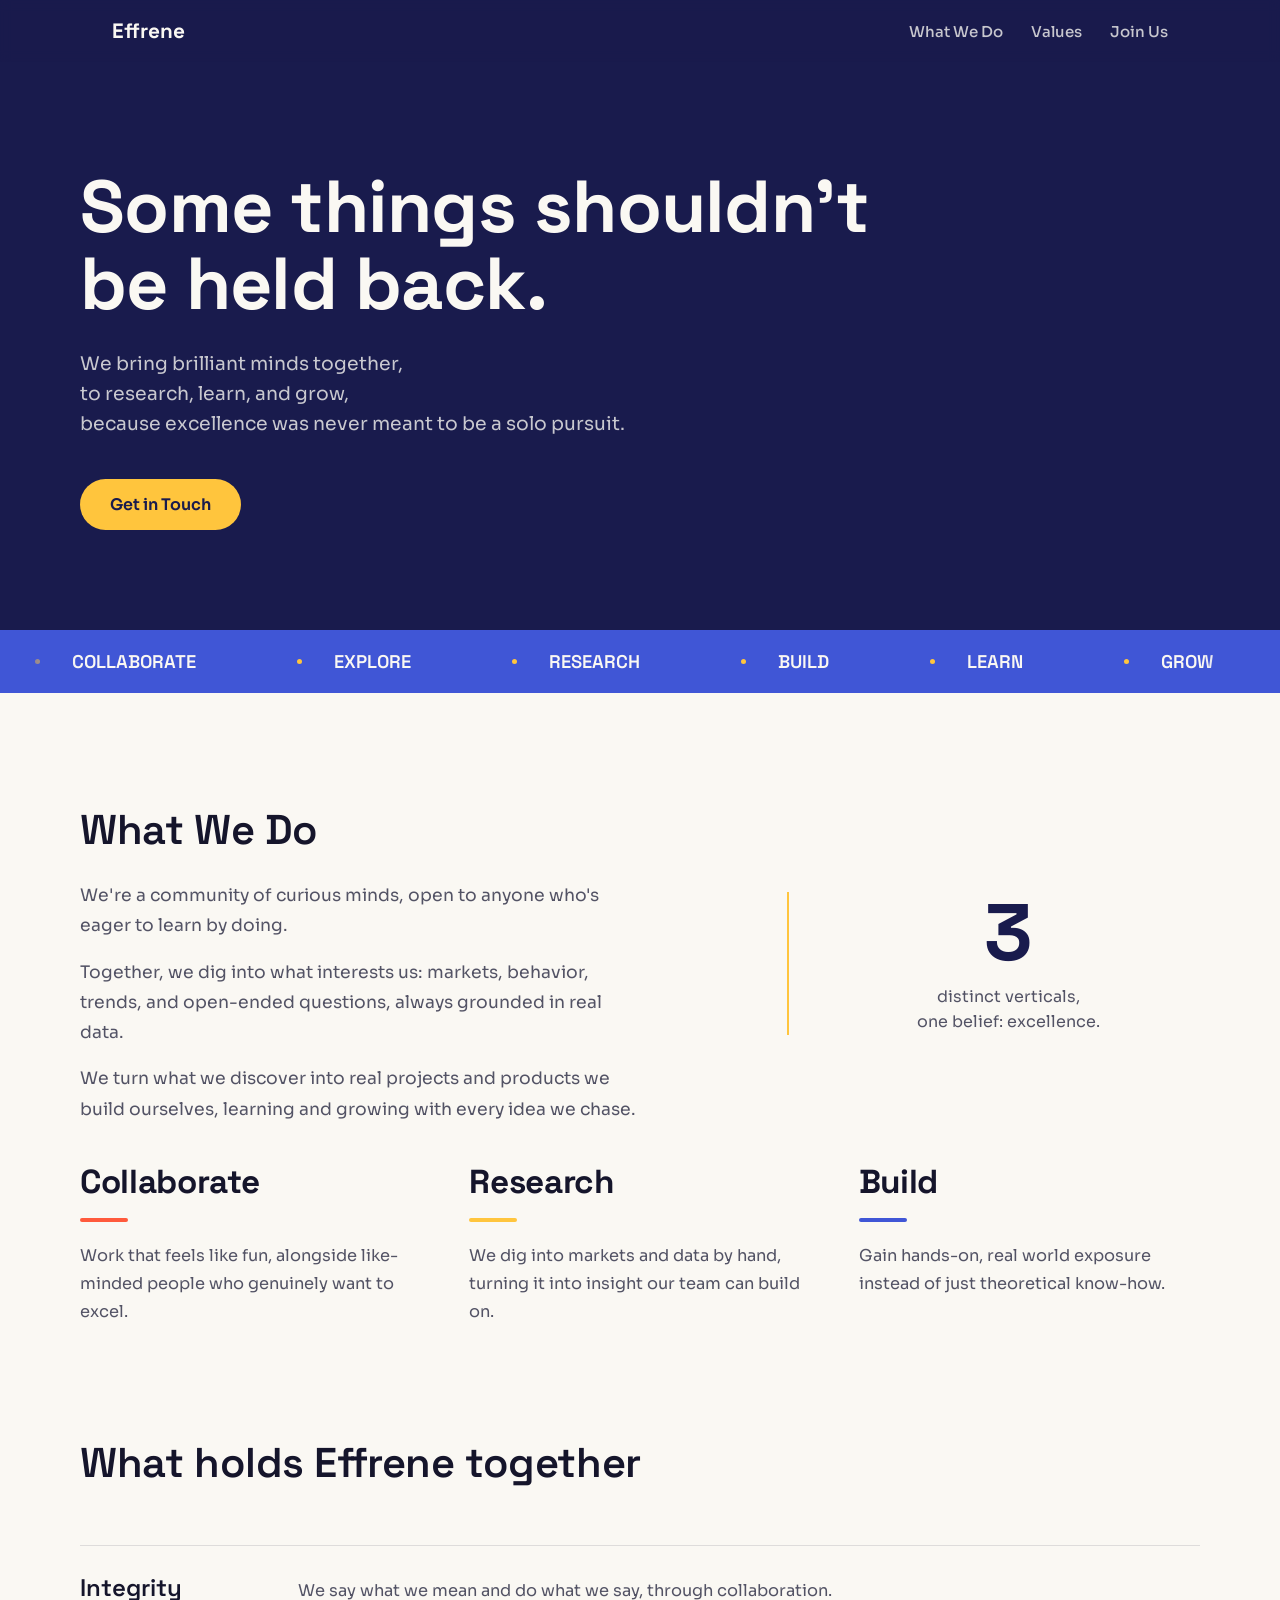
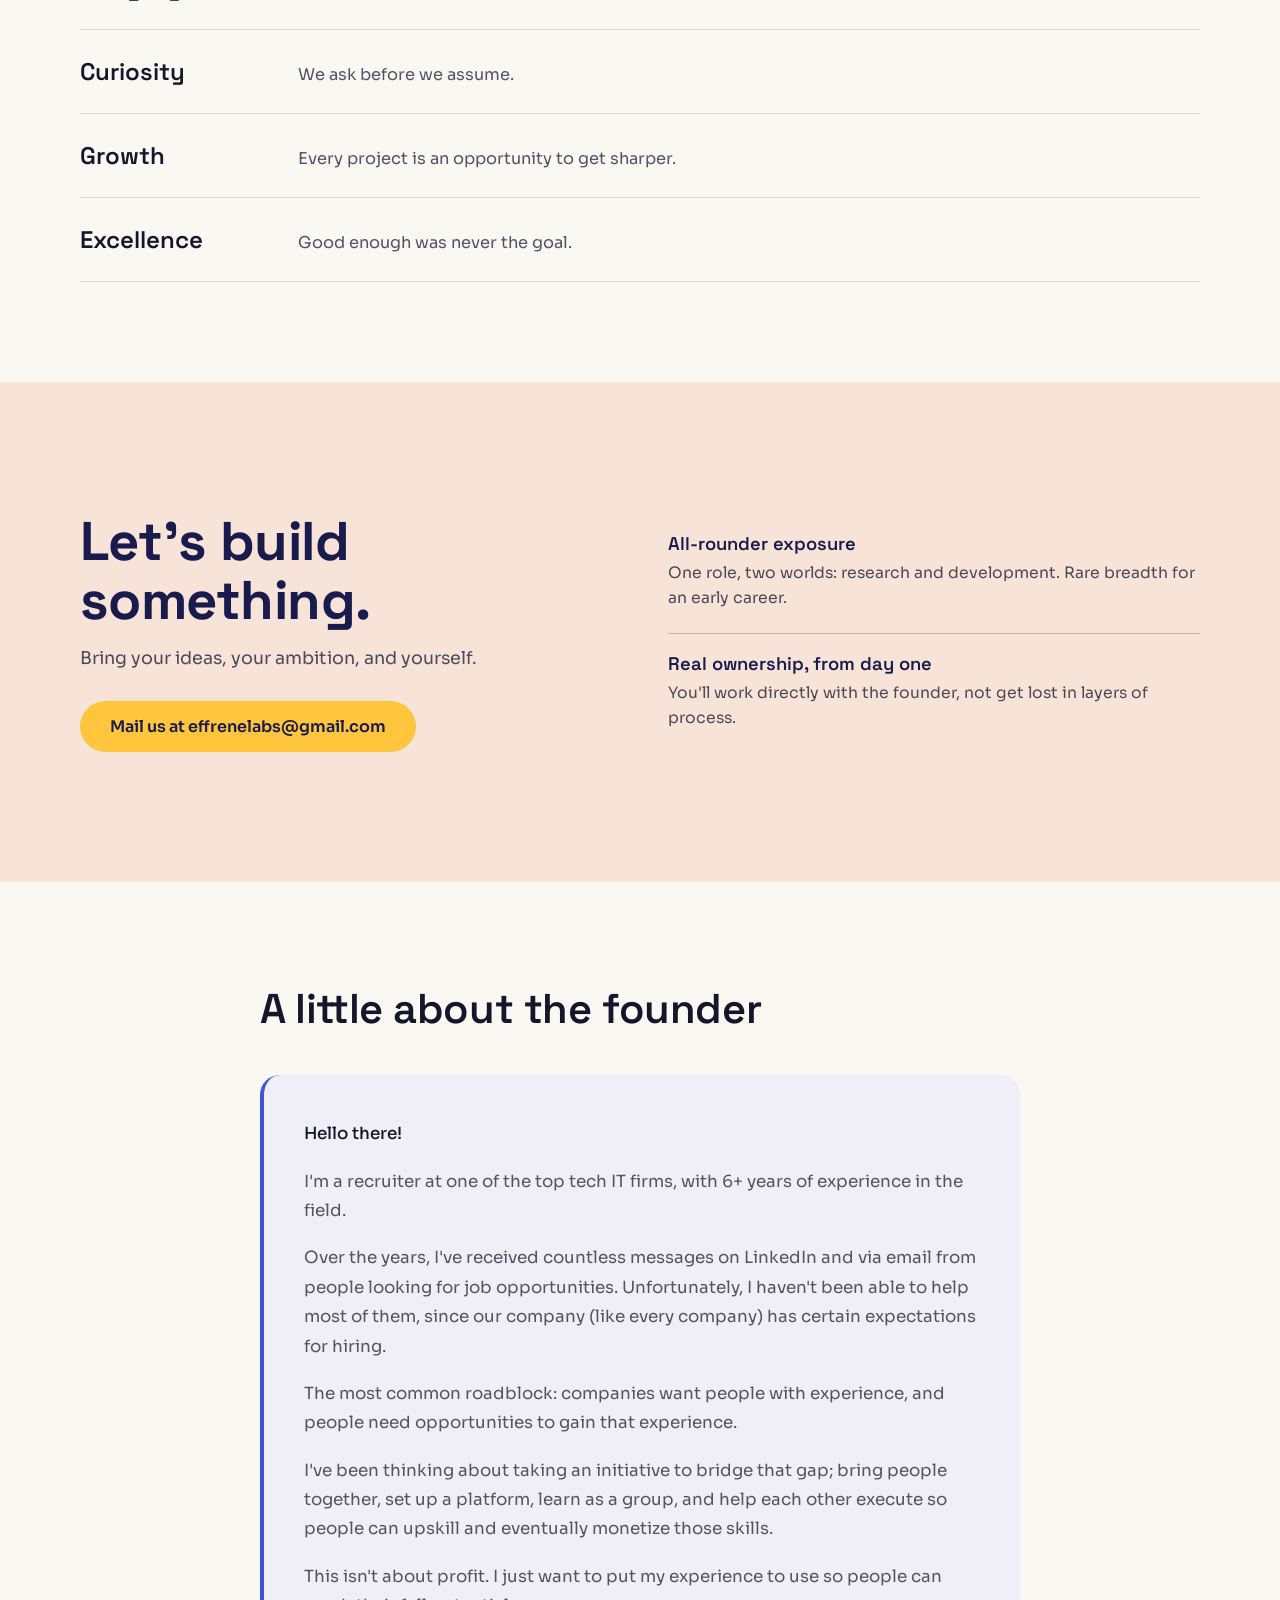
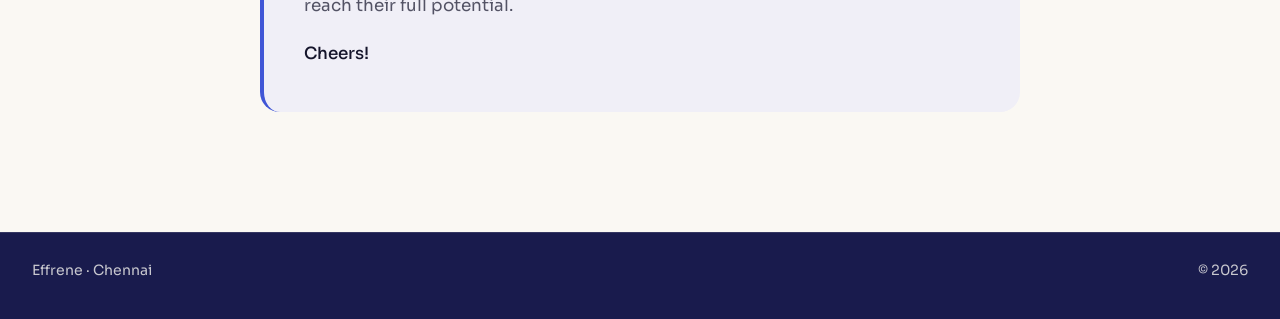
<file: index.html>
<!DOCTYPE html>
<html lang="en">
<head>
<meta charset="UTF-8">
<meta name="viewport" content="width=device-width, initial-scale=1.0">
<title>Effrene — Collaborate. Research. Build.</title>
<link rel="preconnect" href="https://fonts.googleapis.com">
<link rel="preconnect" href="https://fonts.gstatic.com" crossorigin>
<link href="https://fonts.googleapis.com/css2?family=Space+Grotesk:wght@500;600;700&family=Sora:wght@400;500;600&display=swap" rel="stylesheet">
<style>
  :root {
    --indigo-deep: #191B4D;
    --blue-electric: #4056D6;
    --lavender-soft: #F0EFF7;
    --peach-soft: #F7E3D8;
    --amber-pop: #FFC53D;
    --coral: #FF5A3C;
    --paper: #FAF8F3;
    --ink: #15152B;
    --ink-soft: #535365;
    --paper-soft: rgba(250,248,243,0.78);
  }

  * { box-sizing: border-box; margin: 0; padding: 0; }
  html { scroll-behavior: smooth; }

  body {
    font-family: 'Sora', sans-serif;
    color: var(--ink);
    background: var(--paper);
    overflow-x: hidden;
  }

  h1, h2, h3, .display { font-family: 'Space Grotesk', sans-serif; letter-spacing: -0.01em; }
  a { color: inherit; text-decoration: none; }
  .wrap { max-width: 1120px; margin: 0 auto; }

  /* ---------- NAV ---------- */
  nav {
    position: fixed; top: 0; left: 0; right: 0; z-index: 50;
    background: rgba(25,27,77,0.92); backdrop-filter: blur(6px);
  }
  .nav-inner {
    max-width: 1120px; margin: 0 auto; padding: 18px 32px;
    display: flex; align-items: center; justify-content: space-between;
  }
  .nav-logo { font-family: 'Space Grotesk', sans-serif; font-weight: 700; font-size: 1.3rem; color: var(--paper); }
  .nav-links { display: flex; gap: 28px; }
  .nav-links a { color: var(--paper-soft); font-size: 0.94rem; font-weight: 500; transition: color 0.2s ease; }
  .nav-links a:hover { color: var(--amber-pop); }
  @media (max-width: 720px) {
    .nav-links { gap: 18px; }
    .nav-links a { font-size: 0.84rem; }
  }

  /* ---------- HERO ---------- */
  .hero { background: var(--indigo-deep); color: var(--paper); padding: 168px 32px 100px; position: relative; }
  .hero-inner { max-width: 1120px; margin: 0 auto; }
  .hero h1 {
    font-size: clamp(2.6rem, 6vw, 4.6rem); font-weight: 700; line-height: 1.05; max-width: 820px;
    opacity: 0; animation: riseIn 0.9s ease-out 0.15s forwards;
  }
  .hero p {
    margin-top: 26px; font-size: 1.18rem; color: var(--paper-soft); max-width: 550px; line-height: 1.6;
    opacity: 0; animation: riseIn 0.9s ease-out 0.35s forwards;
  }
  .hero-cta { margin-top: 40px; display: inline-block; opacity: 0; animation: riseIn 0.9s ease-out 0.55s forwards; }
  @keyframes riseIn { from { opacity: 0; transform: translateY(18px); } to { opacity: 1; transform: translateY(0); } }
  .btn-primary {
    background: var(--amber-pop); color: var(--indigo-deep); padding: 15px 30px; border-radius: 100px;
    font-weight: 600; font-size: 1rem; display: inline-block; transition: transform 0.2s ease, box-shadow 0.2s ease;
  }
  .btn-primary:hover { transform: translateY(-2px); box-shadow: 0 10px 24px rgba(255,197,61,0.35); }

  /* ---------- MARQUEE ---------- */
  .marquee { background: var(--blue-electric); overflow: hidden; padding: 20px 0; position: relative; }
  .marquee::before, .marquee::after { content: ''; position: absolute; top: 0; bottom: 0; width: clamp(24px, 6vw, 100px); z-index: 1; pointer-events: none; }
  .marquee::before { left: 0; background: linear-gradient(to right, var(--blue-electric), transparent); }
  .marquee::after { right: 0; background: linear-gradient(to left, var(--blue-electric), transparent); }
  .marquee-track { display: flex; width: max-content; animation: scroll 40s linear infinite; }
  .marquee-group { display: flex; flex-shrink: 0; align-items: center; justify-content: space-around; min-width: 100vw; }
  .marquee-group span { display: flex; align-items: center; gap: 32px; padding-right: 32px; white-space: nowrap; font-family: 'Space Grotesk', sans-serif; font-weight: 600; font-size: 1.15rem; color: var(--paper); }
  .marquee-group span::before { content: ''; width: 5px; height: 5px; border-radius: 50%; background: var(--amber-pop); flex-shrink: 0; }
  .marquee:hover .marquee-track, .marquee:focus .marquee-track { animation-play-state: paused; }
  .marquee:focus-visible { outline: 2px solid var(--amber-pop); outline-offset: -3px; }
  @media (prefers-reduced-motion: reduce) {
    .marquee::before, .marquee::after { display: none; }
    .marquee-track { width: 100%; }
    .marquee-group { min-width: 0; width: 100%; flex-wrap: wrap; justify-content: center; gap: 16px 0; padding-left: 24px; }
    .marquee-group[aria-hidden="true"] { display: none; }
  }
  @keyframes scroll { from { transform: translateX(0); } to { transform: translateX(-50%); } }

  /* ---------- WHAT WE DO (intro + stat) ---------- */
  .work-intro { padding: 110px 32px 20px; }
  .work-intro-grid { display: grid; grid-template-columns: 1.4fr 0.9fr; gap: 64px; align-items: center; }
  .work-intro h2 { font-family: 'Space Grotesk', sans-serif; font-size: clamp(1.9rem, 3.4vw, 2.6rem); font-weight: 600; letter-spacing: -0.01em; margin-bottom: 24px; }
  .work-intro p { font-size: 1.08rem; line-height: 1.75; color: var(--ink-soft); max-width: 560px; }
  .work-intro p .line { display: block; margin-bottom: 16px; }
  .work-intro p .line:last-child { margin-bottom: 0; }
  .about-stat {
    text-align: center; border-left: 2px solid var(--amber-pop); padding-left: 28px;
    display: flex; flex-direction: column; align-items: center; justify-content: center;
  }
  .about-stat .num { font-family: 'Space Grotesk', sans-serif; font-size: 5rem; font-weight: 700; line-height: 1; color: var(--indigo-deep); }
  .about-stat .num-label { margin-top: 12px; font-size: 1rem; color: var(--ink-soft); line-height: 1.6; }
  .about-stat .num-label span { display: block; }
  @media (max-width: 800px) { .work-intro-grid { grid-template-columns: 1fr; } }

  /* ---------- VERTICAL COLUMNS ---------- */
  .bands-row { padding: 20px 32px 20px; background: var(--paper); }
  .bands-grid {
    max-width: 1120px; margin: 0 auto; display: grid;
    grid-template-columns: repeat(3, 1fr); gap: 48px;
  }
  .band-col .band-title { font-size: clamp(1.7rem, 2.6vw, 2.2rem); font-weight: 700; line-height: 1.1; color: var(--ink); }
  .band-col .band-rule { width: 48px; height: 4px; margin: 18px 0 20px; border-radius: 2px; }
  .band-col p { font-size: 1.02rem; line-height: 1.7; color: var(--ink-soft); text-align: left; }
  .band-col.collaborate .band-rule { background: var(--coral); }
  .band-col.research .band-rule { background: var(--amber-pop); }
  .band-col.build .band-rule { background: var(--blue-electric); }
  @media (max-width: 800px) {
    .bands-grid { grid-template-columns: 1fr; gap: 56px; }
  }

  /* ---------- VALUES ---------- */
  .values { padding: 90px 32px 100px; background: var(--paper); }
  .values h2 { font-family: 'Space Grotesk', sans-serif; font-size: clamp(1.9rem, 3.4vw, 2.6rem); font-weight: 600; letter-spacing: -0.01em; margin-bottom: 56px; }
  .value-row { display: flex; align-items: baseline; gap: 28px; padding: 26px 0; border-top: 1px solid rgba(21,21,43,0.12); }
  .value-row:last-child { border-bottom: 1px solid rgba(21,21,43,0.12); }
  .value-name { font-family: 'Space Grotesk', sans-serif; font-weight: 600; font-size: 1.5rem; min-width: 190px; }
  .value-desc { font-size: 1.02rem; color: var(--ink-soft); }
  @media (max-width: 700px) {
    .value-row { flex-direction: column; gap: 6px; }
  }

  /* ---------- JOIN US (incl. contact) ---------- */
  .join { background: var(--peach-soft); color: var(--indigo-deep); padding: 130px 32px; }
  .join-grid { display: grid; grid-template-columns: 1fr 1fr; gap: 56px; align-items: center; }
  .join h2 { font-size: clamp(2.2rem, 5vw, 3.4rem); font-weight: 700; line-height: 1.1; }
  .join-sub { margin-top: 16px; font-size: 1.1rem; color: rgba(21,21,43,0.75); max-width: 420px; }
  .join .btn-primary { margin-top: 32px; background: var(--amber-pop); color: var(--indigo-deep); }
  .join .btn-primary:hover { box-shadow: 0 10px 24px rgba(255,197,61,0.35); }
  .join-list { display: flex; flex-direction: column; gap: 22px; }
  .join-item { border-top: 1px solid rgba(21,21,43,0.22); padding-top: 18px; }
  .join-item:first-child { border-top: none; padding-top: 0; }
  .join-item h4 { font-family: 'Space Grotesk', sans-serif; font-size: 1.15rem; font-weight: 600; margin-bottom: 6px; }
  .join-item p { font-size: 0.98rem; color: rgba(21,21,43,0.75); line-height: 1.6; }
  @media (max-width: 800px) { .join-grid { grid-template-columns: 1fr; } }

  /* ---------- FOUNDER ---------- */
  .founder { padding: 100px 32px 120px; background: var(--paper); }
  .founder-wrap { max-width: 760px; }
  .founder h2 { font-family: 'Space Grotesk', sans-serif; font-size: clamp(1.9rem, 3.4vw, 2.6rem); font-weight: 600; letter-spacing: -0.01em; margin-bottom: 40px; }
  .founder-letter {
    background: var(--lavender-soft); border-radius: 20px; padding: 44px 40px;
    border-left: 4px solid var(--blue-electric);
  }
  .founder-letter p { font-size: 1.05rem; line-height: 1.75; color: var(--ink-soft); margin-bottom: 18px; }
  .founder-letter p:last-child { margin-bottom: 0; }
  .founder-letter p:first-child,
  .founder-letter p:last-child { color: var(--ink); font-weight: 500; }
  @media (max-width: 700px) {
    .founder-letter { padding: 32px 24px; }
  }

  /* ---------- FOOTER ---------- */
  footer {
    background: var(--indigo-deep); color: var(--paper-soft); padding: 28px 32px 40px; font-size: 0.88rem;
    display: flex; justify-content: space-between; flex-wrap: wrap; gap: 10px; border-top: 1px solid rgba(250,248,243,0.12);
  }

  @media (prefers-reduced-motion: reduce) {
    .hero h1, .hero p, .hero-cta { animation: none; opacity: 1; }
    .marquee-track { animation: none; }
  }

  a:focus-visible, .btn-primary:focus-visible { outline: 2px solid var(--amber-pop); outline-offset: 3px; }
</style>
</head>
<body>

<nav>
  <div class="nav-inner">
    <div class="nav-logo">Effrene</div>
    <div class="nav-links">
      <a href="#work">What We Do</a>
      <a href="#values">Values</a>
      <a href="#join">Join Us</a>
    </div>
  </div>
</nav>

<header class="hero">
  <div class="hero-inner">
    <h1>Some things shouldn't be held back.</h1>
    <p>We bring brilliant minds together,<br>to research, learn, and grow,<br>because excellence was never meant to be a solo pursuit.</p>
    <a class="hero-cta btn-primary" href="#join">Get in Touch</a>
  </div>
</header>

<div class="marquee" tabindex="0" role="region" aria-label="Our approach. Hover or focus to pause scrolling.">
  <div class="marquee-track">
    <div class="marquee-group">
      <span>COLLABORATE</span><span>EXPLORE</span><span>RESEARCH</span><span>BUILD</span><span>LEARN</span><span>GROW</span>
    </div>
    <div class="marquee-group" aria-hidden="true">
      <span>COLLABORATE</span><span>EXPLORE</span><span>RESEARCH</span><span>BUILD</span><span>LEARN</span><span>GROW</span>
    </div>
  </div>
</div>

<section class="work-intro" id="work">
  <div class="wrap work-intro-grid">
    <div>
      <h2>What We Do</h2>
      <p><span class="line">We're a community of curious minds, open to anyone who's eager to learn by doing.</span><span class="line">Together, we dig into what interests us: markets, behavior, trends, and open-ended questions, always grounded in real data.</span><span class="line">We turn what we discover into real projects and products we build ourselves, learning and growing with every idea we chase.</span></p>
    </div>
    <div class="about-stat">
      <div class="num">3</div>
      <div class="num-label"><span>distinct verticals,</span><span>one belief: excellence.</span></div>
    </div>
  </div>
</section>

<section class="bands-row">
  <div class="bands-grid">
    <div class="band-col collaborate">
      <h3 class="band-title">Collaborate</h3>
      <div class="band-rule"></div>
      <p>Work that feels like fun, alongside like-minded people who genuinely want to excel.</p>
    </div>
    <div class="band-col research">
      <h3 class="band-title">Research</h3>
      <div class="band-rule"></div>
      <p>We dig into markets and data by hand, turning it into insight our team can build on.</p>
    </div>
    <div class="band-col build">
      <h3 class="band-title">Build</h3>
      <div class="band-rule"></div>
      <p>Gain hands-on, real world exposure instead of just theoretical know-how.</p>
    </div>
  </div>
</section>

<section class="values" id="values">
  <div class="wrap">
    <h2>What holds Effrene together</h2>
    <div class="value-row">
      <div class="value-name">Integrity</div>
      <div class="value-desc">We say what we mean and do what we say, through collaboration.</div>
    </div>
    <div class="value-row">
      <div class="value-name">Curiosity</div>
      <div class="value-desc">We ask before we assume.</div>
    </div>
    <div class="value-row">
      <div class="value-name">Growth</div>
      <div class="value-desc">Every project is an opportunity to get sharper.</div>
    </div>
    <div class="value-row">
      <div class="value-name">Excellence</div>
      <div class="value-desc">Good enough was never the goal.</div>
    </div>
  </div>
</section>

<section class="join" id="join">
  <div class="wrap join-grid">
    <div>
      <h2>Let's build something.</h2>
      <p class="join-sub">Bring your ideas, your ambition, and yourself.</p>
      <a class="btn-primary" href="mailto:effrenelabs@gmail.com">Mail us at effrenelabs@gmail.com</a>
    </div>
    <div class="join-list">
      <div class="join-item">
        <h4>All-rounder exposure</h4>
        <p>One role, two worlds: research and development. Rare breadth for an early career.</p>
      </div>
      <div class="join-item">
        <h4>Real ownership, from day one</h4>
        <p>You'll work directly with the founder, not get lost in layers of process.</p>
      </div>
    </div>
  </div>
</section>

<section class="founder">
  <div class="wrap founder-wrap">
    <h2>A little about the founder</h2>
    <div class="founder-letter">
      <p>Hello there!</p>
      <p>I'm a recruiter at one of the top tech IT firms, with 6+ years of experience in the field.</p>
      <p>Over the years, I've received countless messages on LinkedIn and via email from people looking for job opportunities. Unfortunately, I haven't been able to help most of them, since our company (like every company) has certain expectations for hiring.</p>
      <p>The most common roadblock: companies want people with experience, and people need opportunities to gain that experience.</p>
      <p>I've been thinking about taking an initiative to bridge that gap; bring people together, set up a platform, learn as a group, and help each other execute so people can upskill and eventually monetize those skills.</p>
      <p>This isn't about profit. I just want to put my experience to use so people can reach their full potential.</p>
      <p>Cheers!</p>
    </div>
  </div>
</section>

<footer>
  <div>Effrene · Chennai</div>
  <div>© 2026</div>
</footer>

</body>
</html>
</file>
